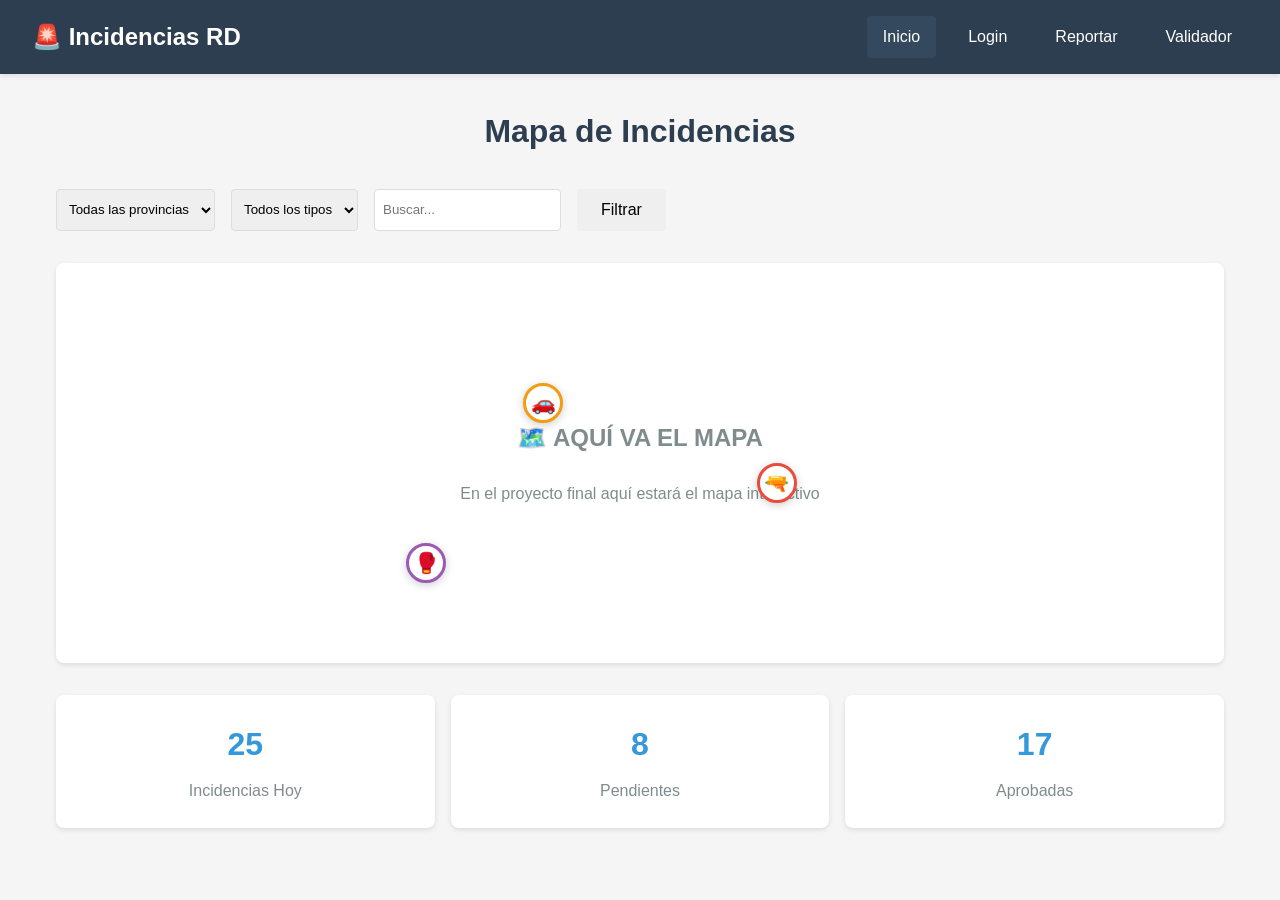
<file: tarea10/index.html>
<!DOCTYPE html>
<html lang="es">
<head>
    <meta charset="UTF-8">
    <meta name="viewport" content="width=device-width, initial-scale=1.0">
    <title>Sistema de Reporte de Incidencias RD</title>
    <link rel="stylesheet" href="styles.css">
</head>
<body>
    <!-- Navegación -->
    <nav class="navbar">
        <div class="nav-brand">🚨 Incidencias RD</div>
        <div class="nav-links">
            <a href="index.html" class="active">Inicio</a>
            <a href="login.html">Login</a>
            <a href="report.html">Reportar</a>
            <a href="validation.html">Validador</a>
        </div>
    </nav>

    <!-- Contenido Principal -->
    <main class="container">
        <h1>Mapa de Incidencias</h1>
        
        <!-- Filtros Simples -->
        <div class="filters">
            <select id="provincia-filter">
                <option value="">Todas las provincias</option>
                <option value="santo_domingo">Santo Domingo</option>
                <option value="santiago">Santiago</option>
            </select>
            
            <select id="tipo-filter">
                <option value="">Todos los tipos</option>
                <option value="accidente">Accidente</option>
                <option value="robo">Robo</option>
            </select>
            
            <input type="text" id="buscar" placeholder="Buscar...">
            <button onclick="aplicarFiltros()">Filtrar</button>
        </div>

        <!-- Área del Mapa (Simulado) -->
        <div class="mapa-container">
            <div class="mapa-placeholder">
                <h2>🗺️ AQUÍ VA EL MAPA</h2>
                <p>En el proyecto final aquí estará el mapa interactivo</p>
                
                <!-- Marcadores Simulados -->
                <div class="marcador accidente" onclick="mostrarDetalle(1)">🚗</div>
                <div class="marcador robo" onclick="mostrarDetalle(2)">🔫</div>
                <div class="marcador pelea" onclick="mostrarDetalle(3)">🥊</div>
            </div>
        </div>

        <!-- Estadísticas Simples -->
        <div class="estadisticas">
            <div class="stat-card">
                <h3>25</h3>
                <p>Incidencias Hoy</p>
            </div>
            <div class="stat-card">
                <h3>8</h3>
                <p>Pendientes</p>
            </div>
            <div class="stat-card">
                <h3>17</h3>
                <p>Aprobadas</p>
            </div>
        </div>
    </main>

    <!-- Modal Simple -->
    <div id="modal" class="modal">
        <div class="modal-content">
            <span class="close" onclick="cerrarModal()">&times;</span>
            <div id="modal-body"></div>
        </div>
    </div>

    <script src="script.js"></script>
</body>
</html>
</file>
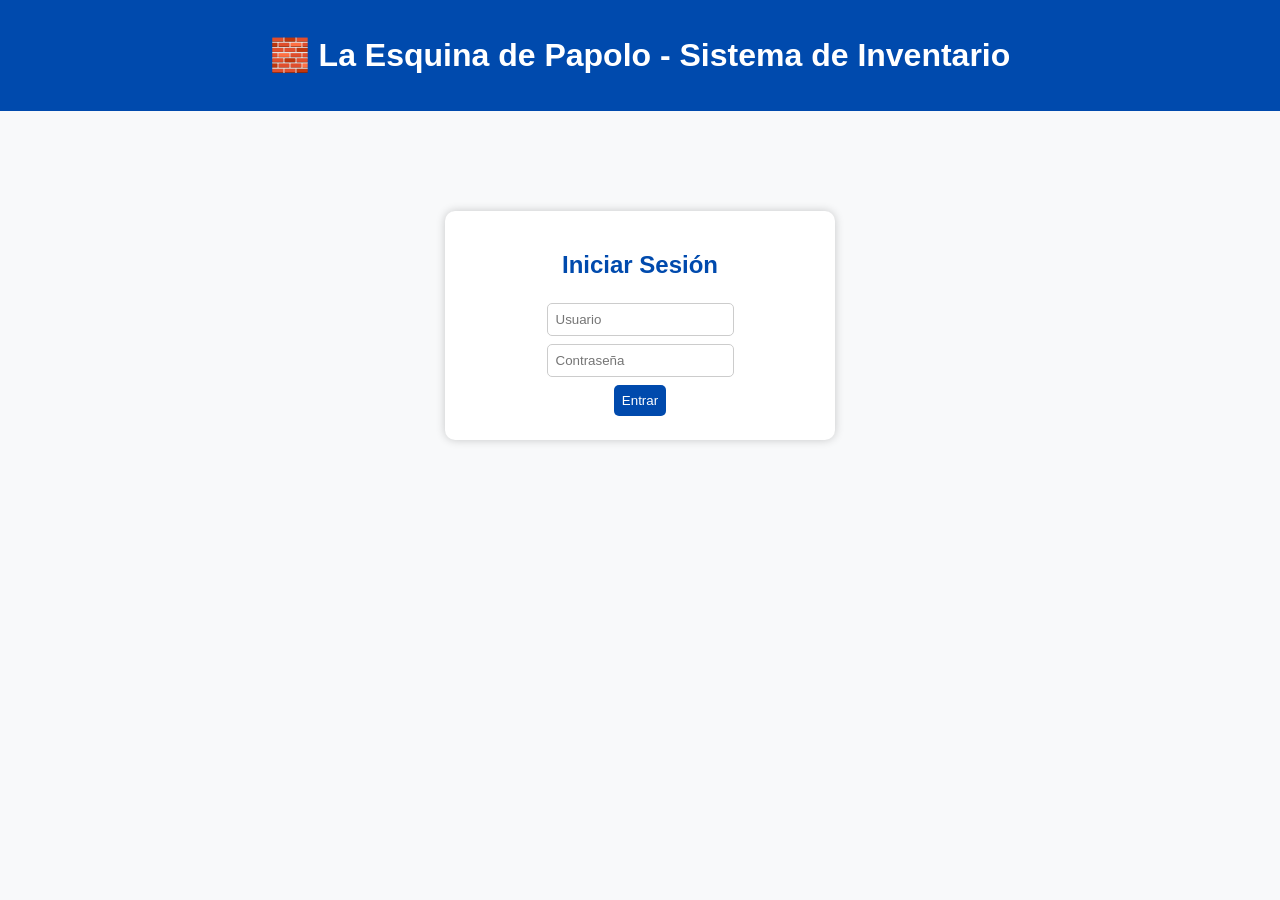
<file: ok.html>
<!DOCTYPE html>
<html lang="es">
<head>
  <meta charset="UTF-8">
  <meta name="viewport" content="width=device-width, initial-scale=1.0">
  <title>La Esquina de Papolo - Gestión de Ferretería</title>
  <style>
    body {
      font-family: 'Segoe UI', sans-serif;
      background-color: #f8f9fa;
      margin: 0;
      padding: 0;
    }
    header {
      background-color: #004aad;
      color: white;
      padding: 15px;
      text-align: center;
    }
    .container {
      max-width: 900px;
      margin: 30px auto;
      background: white;
      border-radius: 10px;
      padding: 20px;
      box-shadow: 0 0 10px rgba(0,0,0,0.1);
    }
    h2 { color: #004aad; }
    input, button {
      padding: 8px;
      margin: 4px;
      border: 1px solid #ccc;
      border-radius: 5px;
    }
    button {
      cursor: pointer;
      background-color: #004aad;
      color: white;
      border: none;
      transition: 0.3s;
    }
    button:hover { background-color: #007bff; }
    table {
      width: 100%;
      border-collapse: collapse;
      margin-top: 15px;
    }
    th, td {
      border: 1px solid #ccc;
      padding: 8px;
      text-align: center;
    }
    th { background-color: #004aad; color: white; }
    .login-box {
      max-width: 350px;
      margin: 100px auto;
      text-align: center;
      background: white;
      padding: 20px;
      border-radius: 10px;
      box-shadow: 0 0 10px rgba(0,0,0,0.2);
    }
    .total {
      margin-top: 10px;
      font-weight: bold;
      text-align: right;
      color: #333;
    }
  </style>
</head>
<body>
  <header>
    <h1>🧱 La Esquina de Papolo - Sistema de Inventario</h1>
  </header>

  <!-- Login -->
  <div id="login" class="login-box">
    <h2>Iniciar Sesión</h2>
    <input type="text" id="user" placeholder="Usuario"><br>
    <input type="password" id="pass" placeholder="Contraseña"><br>
    <button onclick="login()">Entrar</button>

  </div>

  <!-- Aplicación -->
  <div id="app" class="container" style="display:none;">
    <h2>Gestión de Inventario</h2>
    <p id="roleInfo"></p>
    <input type="text" id="search" placeholder="Buscar producto..." onkeyup="buscarProducto()">
    <div>
      <input type="text" id="nombre" placeholder="Nombre del producto">
      <input type="number" id="precio" placeholder="Precio (RD$)">
      <input type="number" id="cantidad" placeholder="Cantidad">
      <button onclick="agregarProducto()">Agregar producto</button>
    </div>

    <table>
      <thead>
        <tr>
          <th>Nombre</th>
          <th>Precio (RD$)</th>
          <th>Cantidad</th>
          <th>Fecha</th>
          <th>Total (RD$)</th>
          <th>Acciones</th>
        </tr>
      </thead>
      <tbody id="tablaProductos"></tbody>
    </table>

    <p class="total">Valor total del inventario: <span id="valorTotal">0</span> RD$</p>
  </div>

  <script>
    let productos = JSON.parse(localStorage.getItem('productos')) || [];

    let usuarioActual = null;

    function login() {
      const u = document.getElementById('user').value;
      const p = document.getElementById('pass').value;
      const validos = [
        { usuario: 'admin', pass: '1234', rol: 'Administrador' },
        { usuario: 'vendedor', pass: '1234', rol: 'Vendedor' }
      ];
      const encontrado = validos.find(v => v.usuario === u && v.pass === p);
      if (encontrado) {
        usuarioActual = encontrado;
        document.getElementById('login').style.display = 'none';
        document.getElementById('app').style.display = 'block';
        document.getElementById('roleInfo').textContent = 
          `Has iniciado sesión como: ${usuarioActual.rol}`;
        mostrarProductos();
      } else {
        alert("Credenciales incorrectas.");
      }
    }

    function agregarProducto() {
      const nombre = document.getElementById('nombre').value.trim();
      const precio = parseFloat(document.getElementById('precio').value);
      const cantidad = parseInt(document.getElementById('cantidad').value);

      if (!nombre || !precio || !cantidad) return alert("Completa todos los campos.");
      if (productos.some(p => p.nombre.toLowerCase() === nombre.toLowerCase())) 
        return alert("Ese producto ya existe.");

      const fecha = new Date().toLocaleDateString();
      const total = precio * cantidad;
      productos.push({ nombre, precio, cantidad, fecha, total });
      guardarYActualizar();
      limpiar();
    }

    function mostrarProductos(filtro = "") {
      const tabla = document.getElementById('tablaProductos');
      tabla.innerHTML = "";
      let valorTotal = 0;
      productos
        .filter(p => p.nombre.toLowerCase().includes(filtro.toLowerCase()))
        .forEach((p, i) => {
          valorTotal += p.total;
          tabla.innerHTML += `
            <tr>
              <td>${p.nombre}</td>
              <td>${p.precio.toFixed(2)}</td>
              <td>${p.cantidad}</td>
              <td>${p.fecha}</td>
              <td>${p.total.toFixed(2)}</td>
              <td>
                <button onclick="editar(${i})">✏️</button>
                <button onclick="eliminar(${i})">🗑️</button>
              </td>
            </tr>`;
        });
      document.getElementById('valorTotal').textContent = valorTotal.toFixed(2);
    }

    function editar(i) {
      if (usuarioActual.rol !== "Administrador") return alert("Solo el admin puede editar.");
      const p = productos[i];
      const nuevoPrecio = prompt("Nuevo precio:", p.precio);
      const nuevaCantidad = prompt("Nueva cantidad:", p.cantidad);
      if (nuevoPrecio && nuevaCantidad) {
        productos[i].precio = parseFloat(nuevoPrecio);
        productos[i].cantidad = parseInt(nuevaCantidad);
        productos[i].total = productos[i].precio * productos[i].cantidad;
        guardarYActualizar();
      }
    }

    function eliminar(i) {
      if (usuarioActual.rol !== "Administrador") return alert("Solo el admin puede eliminar.");
      if (confirm("¿Seguro que deseas eliminar este producto?")) {
        productos.splice(i, 1);
        guardarYActualizar();
      }
    }

    function buscarProducto() {
      const texto = document.getElementById('search').value;
      mostrarProductos(texto);
    }

    function guardarYActualizar() {
      localStorage.setItem('productos', JSON.stringify(productos));
      mostrarProductos();
    }

    function limpiar() {
      document.getElementById('nombre').value = "";
      document.getElementById('precio').value = "";
      document.getElementById('cantidad').value = "";
    }
  </script>
</body>
</html>
</file>
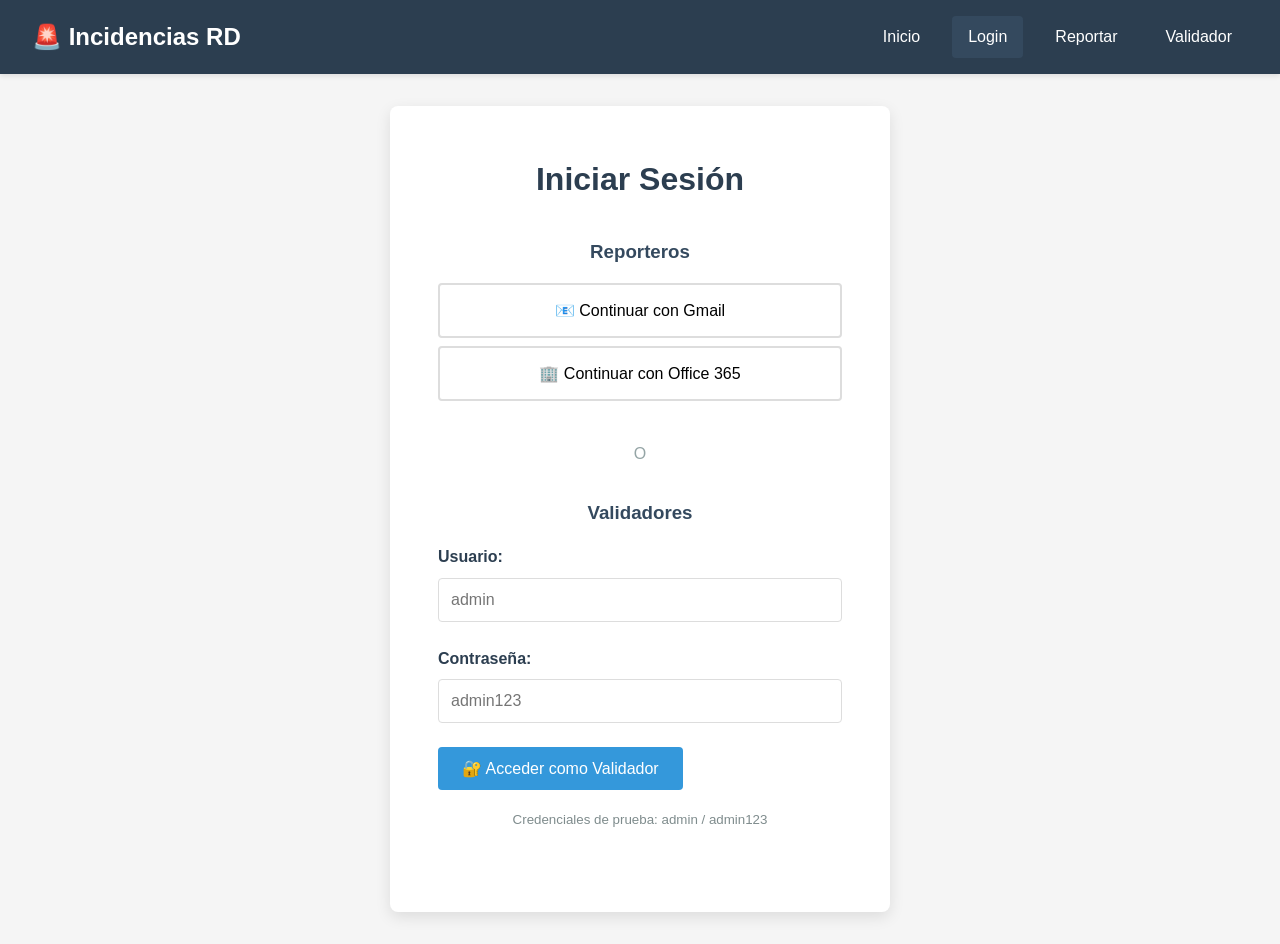
<file: tarea10/login.html>
<!DOCTYPE html>
<html lang="es">
<head>
    <meta charset="UTF-8">
    <meta name="viewport" content="width=device-width, initial-scale=1.0">
    <title>Login - Incidencias RD</title>
    <link rel="stylesheet" href="styles.css">
</head>
<body>
    <!-- Navegación -->
    <nav class="navbar">
        <div class="nav-brand">🚨 Incidencias RD</div>
        <div class="nav-links">
            <a href="index.html">Inicio</a>
            <a href="login.html" class="active">Login</a>
            <a href="report.html">Reportar</a>
            <a href="validation.html">Validador</a>
        </div>
    </nav>

    <!-- Contenido Principal -->
    <main class="container">
        <div class="login-container">
            <div class="login-box">
                <h1>Iniciar Sesión</h1>
                
                <!-- Login OAuth Simulado -->
                <div class="oauth-section">
                    <h3>Reporteros</h3>
                    <button class="btn-oauth" onclick="loginOAuth('gmail')">
                        📧 Continuar con Gmail
                    </button>
                    <button class="btn-oauth" onclick="loginOAuth('office')">
                        🏢 Continuar con Office 365
                    </button>
                </div>

                <div class="divider">O</div>

                <!-- Login Tradicional -->
                <div class="login-section">
                    <h3>Validadores</h3>
                    <form onsubmit="return loginValidador(event)">
                        <div class="form-group">
                            <label>Usuario:</label>
                            <input type="text" id="usuario" placeholder="admin" required>
                        </div>
                        
                        <div class="form-group">
                            <label>Contraseña:</label>
                            <input type="password" id="password" placeholder="admin123" required>
                        </div>
                        
                        <button type="submit" class="btn btn-primary">
                            🔐 Acceder como Validador
                        </button>
                    </form>
                    
                    <div class="help-text">
                        <small>Credenciales de prueba: admin / admin123</small>
                    </div>
                </div>

                <!-- Área de Mensajes -->
                <div id="mensaje" class="mensaje"></div>
            </div>
        </div>
    </main>

    <script src="script.js"></script>
</body>
</html>
</file>
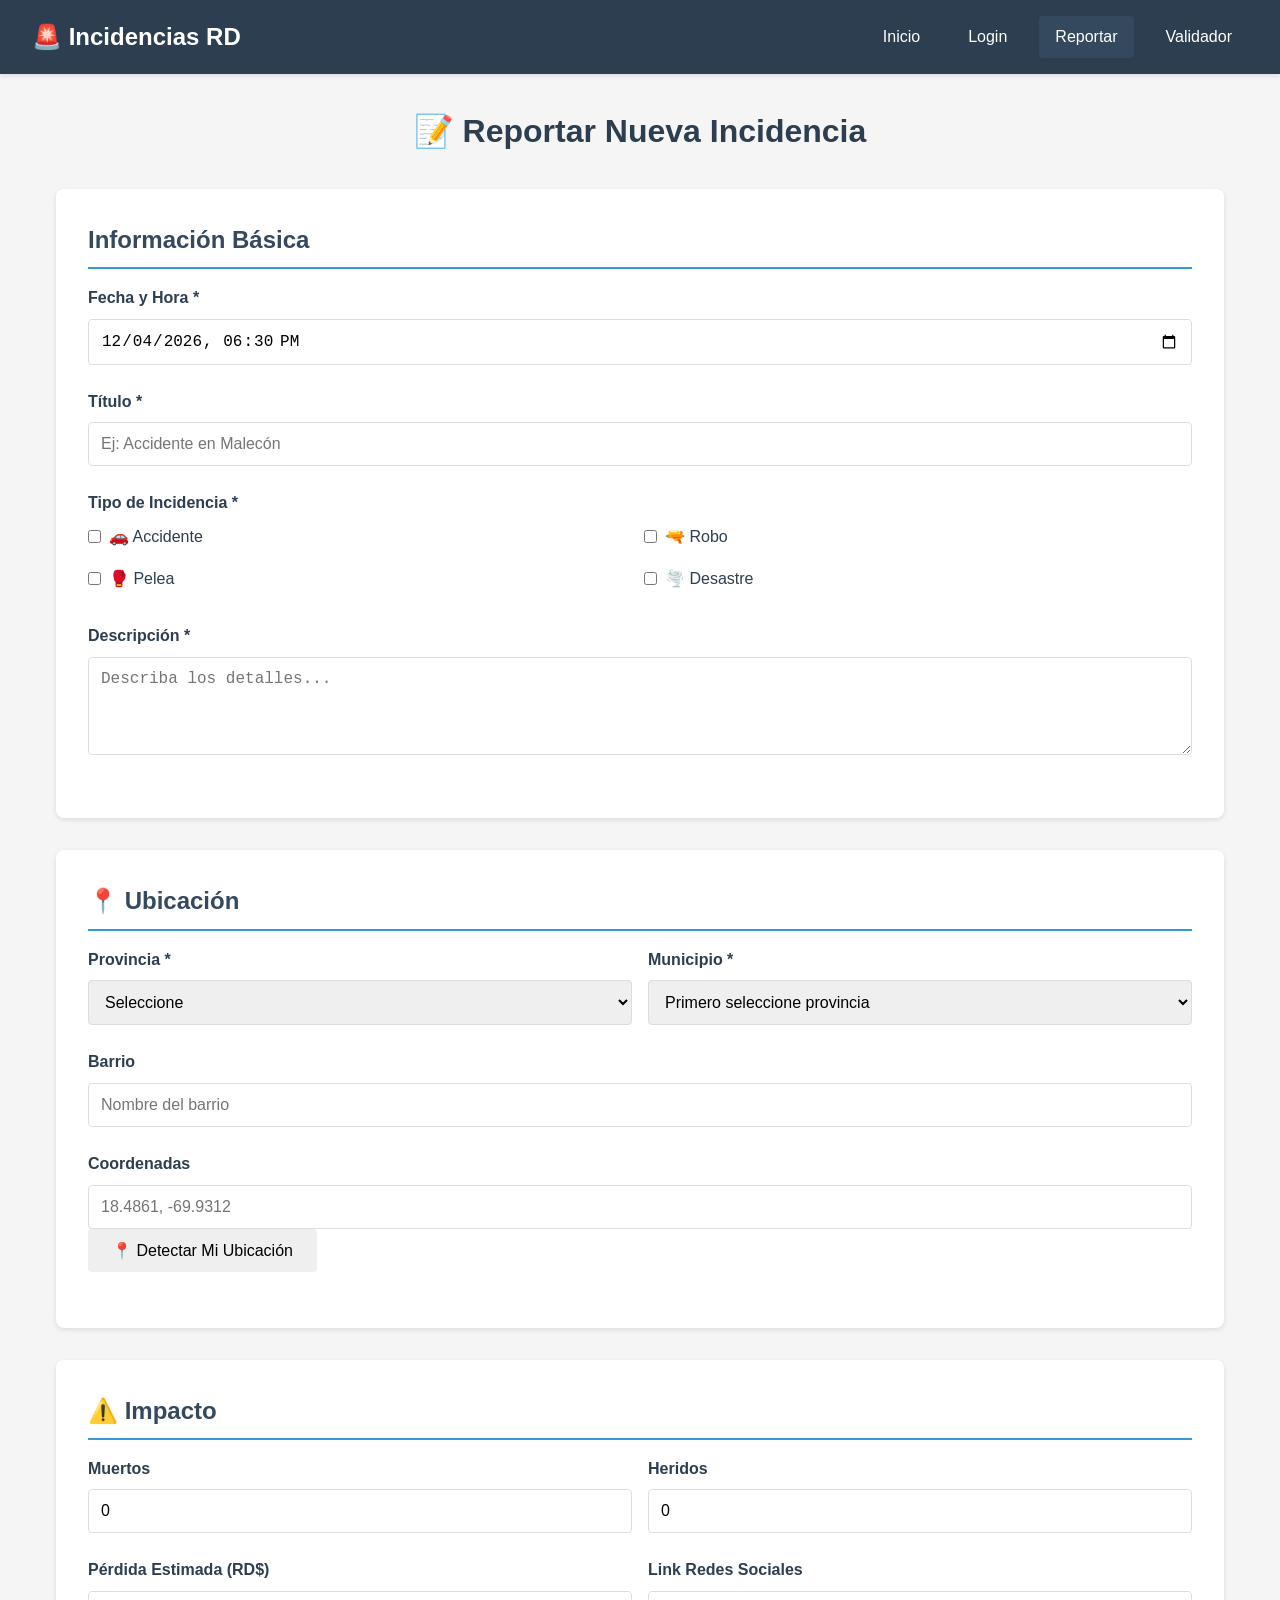
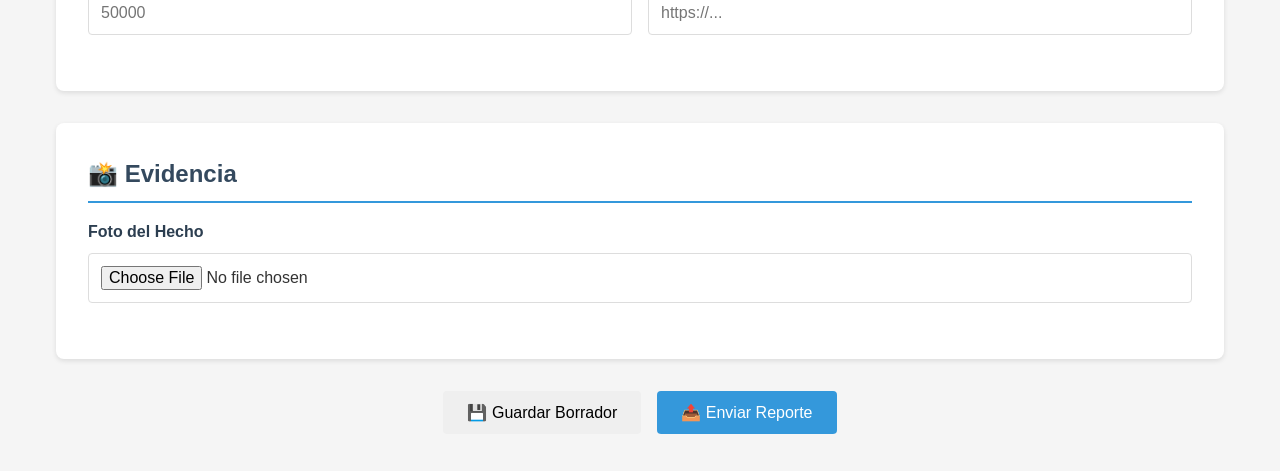
<file: tarea10/report.html>
<!DOCTYPE html>
<html lang="es">
<head>
    <meta charset="UTF-8">
    <meta name="viewport" content="width=device-width, initial-scale=1.0">
    <title>Reportar Incidencia - Incidencias RD</title>
    <link rel="stylesheet" href="styles.css">
</head>
<body>
    <!-- Navegación -->
    <nav class="navbar">
        <div class="nav-brand">🚨 Incidencias RD</div>
        <div class="nav-links">
            <a href="index.html">Inicio</a>
            <a href="login.html">Login</a>
            <a href="report.html" class="active">Reportar</a>
            <a href="validation.html">Validador</a>
        </div>
    </nav>

    <!-- Contenido Principal -->
    <main class="container">
        <h1>📝 Reportar Nueva Incidencia</h1>
        
        <form class="report-form" onsubmit="return enviarReporte(event)">
            <!-- Información Básica -->
            <div class="form-section">
                <h2>Información Básica</h2>
                
                <div class="form-group">
                    <label>Fecha y Hora *</label>
                    <input type="datetime-local" id="fecha" required>
                </div>
                
                <div class="form-group">
                    <label>Título *</label>
                    <input type="text" id="titulo" placeholder="Ej: Accidente en Malecón" required>
                </div>
                
                <div class="form-group">
                    <label>Tipo de Incidencia *</label>
                    <div class="checkbox-group">
                        <label><input type="checkbox" name="tipo" value="accidente"> 🚗 Accidente</label>
                        <label><input type="checkbox" name="tipo" value="robo"> 🔫 Robo</label>
                        <label><input type="checkbox" name="tipo" value="pelea"> 🥊 Pelea</label>
                        <label><input type="checkbox" name="tipo" value="desastre"> 🌪️ Desastre</label>
                    </div>
                </div>
                
                <div class="form-group">
                    <label>Descripción *</label>
                    <textarea id="descripcion" rows="4" placeholder="Describa los detalles..." required></textarea>
                </div>
            </div>

            <!-- Ubicación -->
            <div class="form-section">
                <h2>📍 Ubicación</h2>
                
                <div class="form-row">
                    <div class="form-group">
                        <label>Provincia *</label>
                        <select id="provincia" onchange="actualizarMunicipios()" required>
                            <option value="">Seleccione</option>
                            <option value="santo_domingo">Santo Domingo</option>
                            <option value="santiago">Santiago</option>
                            <option value="la_vega">La Vega</option>
                        </select>
                    </div>
                    
                    <div class="form-group">
                        <label>Municipio *</label>
                        <select id="municipio" required>
                            <option value="">Primero seleccione provincia</option>
                        </select>
                    </div>
                </div>
                
                <div class="form-group">
                    <label>Barrio</label>
                    <input type="text" id="barrio" placeholder="Nombre del barrio">
                </div>
                
                <div class="form-group">
                    <label>Coordenadas</label>
                    <input type="text" id="coordenadas" placeholder="18.4861, -69.9312">
                    <button type="button" onclick="detectarUbicacion()">📍 Detectar Mi Ubicación</button>
                </div>
            </div>

            <!-- Impacto -->
            <div class="form-section">
                <h2>⚠️ Impacto</h2>
                
                <div class="form-row">
                    <div class="form-group">
                        <label>Muertos</label>
                        <input type="number" id="muertos" min="0" value="0">
                    </div>
                    
                    <div class="form-group">
                        <label>Heridos</label>
                        <input type="number" id="heridos" min="0" value="0">
                    </div>
                </div>
                
                <div class="form-row">
                    <div class="form-group">
                        <label>Pérdida Estimada (RD$)</label>
                        <input type="number" id="perdida" min="0" placeholder="50000">
                    </div>
                    
                    <div class="form-group">
                        <label>Link Redes Sociales</label>
                        <input type="url" id="redes" placeholder="https://...">
                    </div>
                </div>
            </div>

            <!-- Evidencia -->
            <div class="form-section">
                <h2>📸 Evidencia</h2>
                
                <div class="form-group">
                    <label>Foto del Hecho</label>
                    <input type="file" id="foto" accept="image/*">
                </div>
            </div>

            <!-- Botones -->
            <div class="form-actions">
                <button type="button" onclick="guardarBorrador()">💾 Guardar Borrador</button>
                <button type="submit" class="btn-primary">📤 Enviar Reporte</button>
            </div>
        </form>

        <!-- Área de Mensajes -->
        <div id="mensaje" class="mensaje"></div>
    </main>

    <script src="script.js"></script>
</body>
</html>
</file>
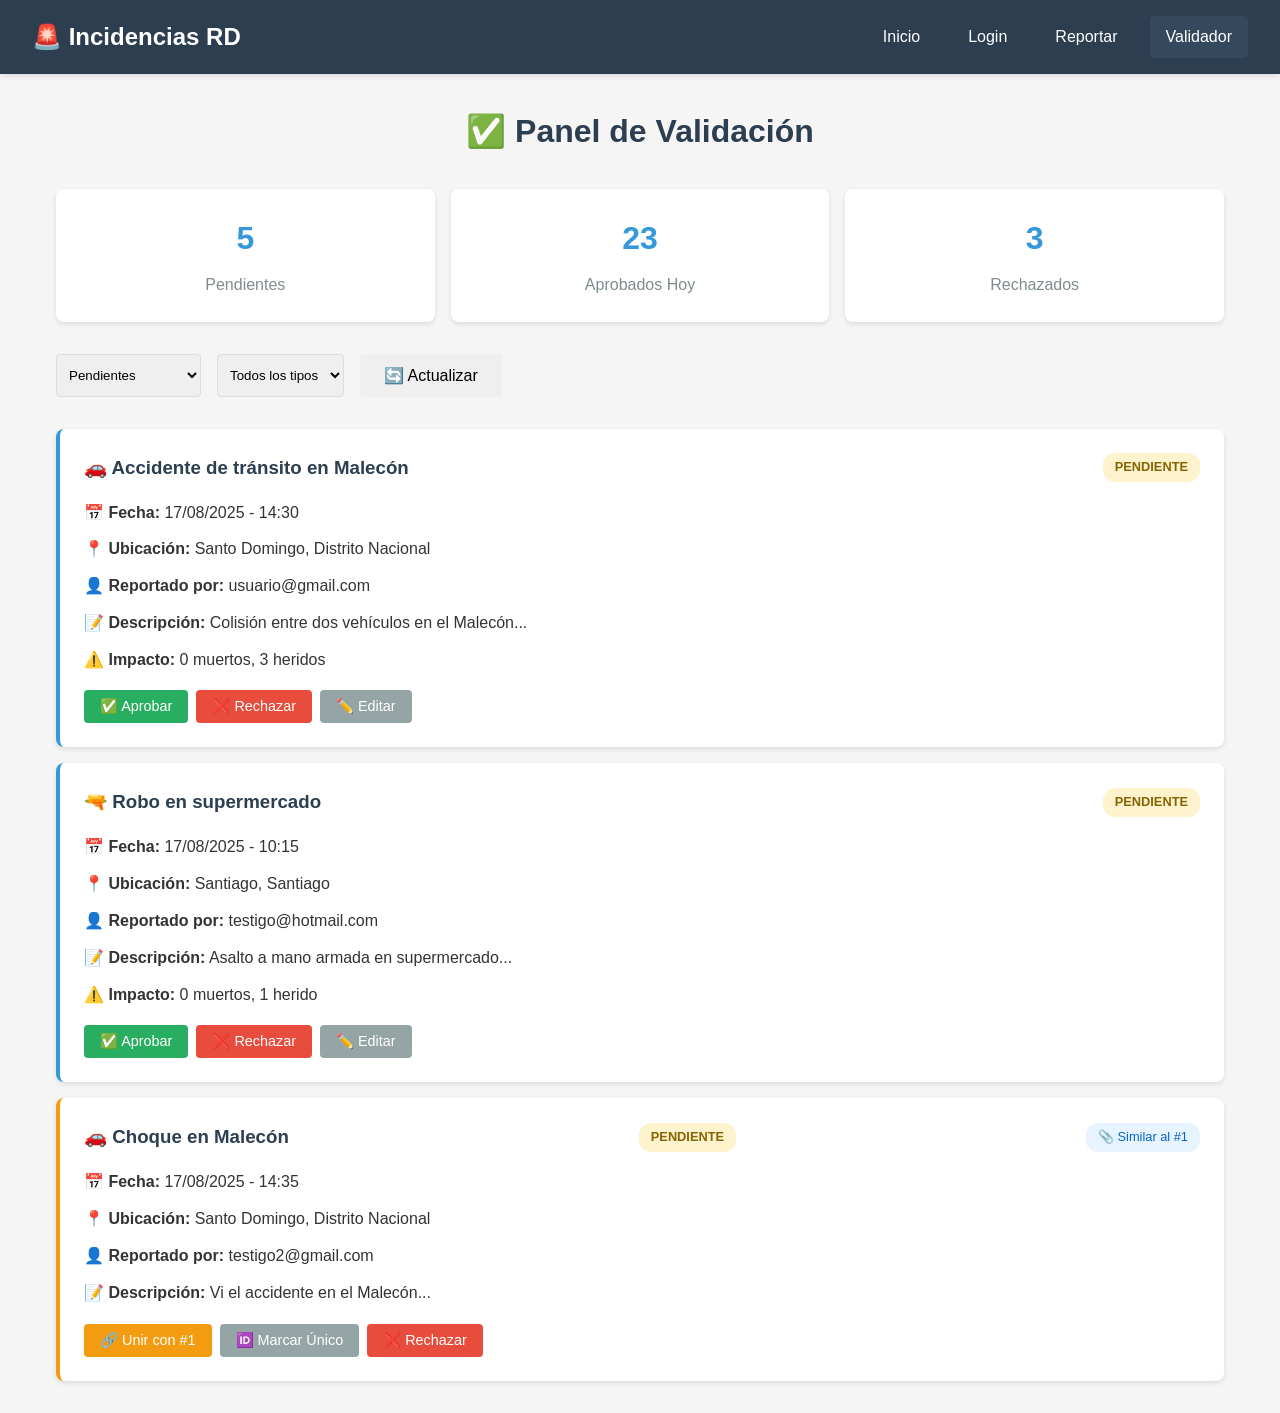
<file: tarea10/validation.html>
<!DOCTYPE html>
<html lang="es">
<head>
    <meta charset="UTF-8">
    <meta name="viewport" content="width=device-width, initial-scale=1.0">
    <title>Panel de Validación - Incidencias RD</title>
    <link rel="stylesheet" href="styles.css">
</head>
<body>
    <!-- Navegación -->
    <nav class="navbar">
        <div class="nav-brand">🚨 Incidencias RD</div>
        <div class="nav-links">
            <a href="index.html">Inicio</a>
            <a href="login.html">Login</a>
            <a href="report.html">Reportar</a>
            <a href="validation.html" class="active">Validador</a>
        </div>
    </nav>

    <!-- Contenido Principal -->
    <main class="container">
        <h1>✅ Panel de Validación</h1>
        
        <!-- Estadísticas -->
        <div class="validation-stats">
            <div class="stat-card">
                <h3>5</h3>
                <p>Pendientes</p>
            </div>
            <div class="stat-card">
                <h3>23</h3>
                <p>Aprobados Hoy</p>
            </div>
            <div class="stat-card">
                <h3>3</h3>
                <p>Rechazados</p>
            </div>
        </div>

        <!-- Filtros -->
        <div class="validation-filters">
            <select id="estado-filter">
                <option value="">Todos los estados</option>
                <option value="pendiente" selected>Pendientes</option>
                <option value="aprobado">Aprobados</option>
                <option value="rechazado">Rechazados</option>
            </select>
            
            <select id="tipo-filter">
                <option value="">Todos los tipos</option>
                <option value="accidente">Accidentes</option>
                <option value="robo">Robos</option>
            </select>
            
            <button onclick="actualizarReportes()">🔄 Actualizar</button>
        </div>

        <!-- Lista de Reportes -->
        <div class="reportes-lista">
            <!-- Reporte 1 -->
            <div class="reporte-card" data-id="1">
                <div class="reporte-header">
                    <h3>🚗 Accidente de tránsito en Malecón</h3>
                    <span class="estado-badge pendiente">PENDIENTE</span>
                </div>
                
                <div class="reporte-info">
                    <p><strong>📅 Fecha:</strong> 17/08/2025 - 14:30</p>
                    <p><strong>📍 Ubicación:</strong> Santo Domingo, Distrito Nacional</p>
                    <p><strong>👤 Reportado por:</strong> usuario@gmail.com</p>
                    <p><strong>📝 Descripción:</strong> Colisión entre dos vehículos en el Malecón...</p>
                    <p><strong>⚠️ Impacto:</strong> 0 muertos, 3 heridos</p>
                </div>
                
                <div class="reporte-acciones">
                    <button class="btn btn-success" onclick="aprobarReporte(1)">✅ Aprobar</button>
                    <button class="btn btn-danger" onclick="rechazarReporte(1)">❌ Rechazar</button>
                    <button class="btn btn-secondary" onclick="editarReporte(1)">✏️ Editar</button>
                </div>
            </div>

            <!-- Reporte 2 -->
            <div class="reporte-card" data-id="2">
                <div class="reporte-header">
                    <h3>🔫 Robo en supermercado</h3>
                    <span class="estado-badge pendiente">PENDIENTE</span>
                </div>
                
                <div class="reporte-info">
                    <p><strong>📅 Fecha:</strong> 17/08/2025 - 10:15</p>
                    <p><strong>📍 Ubicación:</strong> Santiago, Santiago</p>
                    <p><strong>👤 Reportado por:</strong> testigo@hotmail.com</p>
                    <p><strong>📝 Descripción:</strong> Asalto a mano armada en supermercado...</p>
                    <p><strong>⚠️ Impacto:</strong> 0 muertos, 1 herido</p>
                </div>
                
                <div class="reporte-acciones">
                    <button class="btn btn-success" onclick="aprobarReporte(2)">✅ Aprobar</button>
                    <button class="btn btn-danger" onclick="rechazarReporte(2)">❌ Rechazar</button>
                    <button class="btn btn-secondary" onclick="editarReporte(2)">✏️ Editar</button>
                </div>
            </div>

            <!-- Reporte Similar -->
            <div class="reporte-card similar" data-id="3">
                <div class="reporte-header">
                    <h3>🚗 Choque en Malecón</h3>
                    <span class="estado-badge pendiente">PENDIENTE</span>
                    <span class="similar-badge">📎 Similar al #1</span>
                </div>
                
                <div class="reporte-info">
                    <p><strong>📅 Fecha:</strong> 17/08/2025 - 14:35</p>
                    <p><strong>📍 Ubicación:</strong> Santo Domingo, Distrito Nacional</p>
                    <p><strong>👤 Reportado por:</strong> testigo2@gmail.com</p>
                    <p><strong>📝 Descripción:</strong> Vi el accidente en el Malecón...</p>
                </div>
                
                <div class="reporte-acciones">
                    <button class="btn btn-warning" onclick="unirReportes(1,3)">🔗 Unir con #1</button>
                    <button class="btn btn-secondary" onclick="marcarUnico(3)">🆔 Marcar Único</button>
                    <button class="btn btn-danger" onclick="rechazarReporte(3)">❌ Rechazar</button>
                </div>
            </div>
        </div>

        <!-- Área de Mensajes -->
        <div id="mensaje" class="mensaje"></div>
    </main>

    <script src="script.js"></script>
</body>
</html>
</file>
<file: tarea10/styles.css>
/* Reset básico */
* {
    margin: 0;
    padding: 0;
    box-sizing: border-box;
}

body {
    font-family: Arial, sans-serif;
    background-color: #f5f5f5;
    line-height: 1.6;
    color: #333;
}

/* Navegación */
.navbar {
    background: #2c3e50;
    color: white;
    padding: 1rem 2rem;
    display: flex;
    justify-content: space-between;
    align-items: center;
    box-shadow: 0 2px 5px rgba(0,0,0,0.1);
}

.nav-brand {
    font-size: 1.5rem;
    font-weight: bold;
}

.nav-links {
    display: flex;
    gap: 1rem;
}

.nav-links a {
    color: white;
    text-decoration: none;
    padding: 0.5rem 1rem;
    border-radius: 4px;
    transition: background 0.3s;
}

.nav-links a:hover,
.nav-links a.active {
    background: #34495e;
}

/* Contenedor principal */
.container {
    max-width: 1200px;
    margin: 2rem auto;
    padding: 0 1rem;
}

h1 {
    color: #2c3e50;
    margin-bottom: 2rem;
    text-align: center;
}

h2 {
    color: #34495e;
    margin-bottom: 1rem;
    border-bottom: 2px solid #3498db;
    padding-bottom: 0.5rem;
}

/* Botones */
.btn, button {
    padding: 0.75rem 1.5rem;
    border: none;
    border-radius: 4px;
    cursor: pointer;
    font-size: 1rem;
    transition: all 0.3s;
    text-decoration: none;
    display: inline-block;
}

.btn-primary, button[type="submit"] {
    background: #3498db;
    color: white;
}

.btn-primary:hover, button[type="submit"]:hover {
    background: #2980b9;
}

.btn-success {
    background: #27ae60;
    color: white;
}

.btn-success:hover {
    background: #229954;
}

.btn-danger {
    background: #e74c3c;
    color: white;
}

.btn-danger:hover {
    background: #c0392b;
}

.btn-warning {
    background: #f39c12;
    color: white;
}

.btn-warning:hover {
    background: #d68910;
}

.btn-secondary {
    background: #95a5a6;
    color: white;
}

.btn-secondary:hover {
    background: #7f8c8d;
}

/* Formularios */
.form-group {
    margin-bottom: 1.5rem;
}

.form-group label {
    display: block;
    margin-bottom: 0.5rem;
    font-weight: bold;
    color: #2c3e50;
}

.form-group input,
.form-group select,
.form-group textarea {
    width: 100%;
    padding: 0.75rem;
    border: 1px solid #ddd;
    border-radius: 4px;
    font-size: 1rem;
}

.form-group input:focus,
.form-group select:focus,
.form-group textarea:focus {
    outline: none;
    border-color: #3498db;
    box-shadow: 0 0 5px rgba(52, 152, 219, 0.3);
}

.form-row {
    display: grid;
    grid-template-columns: 1fr 1fr;
    gap: 1rem;
}

.form-section {
    background: white;
    padding: 2rem;
    margin-bottom: 2rem;
    border-radius: 8px;
    box-shadow: 0 2px 5px rgba(0,0,0,0.1);
}

.form-actions {
    display: flex;
    gap: 1rem;
    justify-content: center;
    margin-top: 2rem;
}

/* Checkbox group */
.checkbox-group {
    display: grid;
    grid-template-columns: repeat(2, 1fr);
    gap: 0.5rem;
}

.checkbox-group label {
    display: flex;
    align-items: center;
    gap: 0.5rem;
    font-weight: normal;
}

.checkbox-group input[type="checkbox"] {
    width: auto;
}

/* Login */
.login-container {
    display: flex;
    justify-content: center;
    align-items: center;
    min-height: 70vh;
}

.login-box {
    background: white;
    padding: 3rem;
    border-radius: 8px;
    box-shadow: 0 5px 15px rgba(0,0,0,0.1);
    width: 100%;
    max-width: 500px;
}

.login-box h1 {
    text-align: center;
    margin-bottom: 2rem;
    color: #2c3e50;
}

.oauth-section,
.login-section {
    margin: 2rem 0;
}

.oauth-section h3,
.login-section h3 {
    color: #34495e;
    margin-bottom: 1rem;
    text-align: center;
    border: none;
    padding: 0;
}

.btn-oauth {
    width: 100%;
    padding: 1rem;
    margin-bottom: 0.5rem;
    background: white;
    border: 2px solid #ddd;
    border-radius: 4px;
    cursor: pointer;
    transition: all 0.3s;
}

.btn-oauth:hover {
    border-color: #3498db;
    background: #f8f9fa;
}

.divider {
    text-align: center;
    margin: 2rem auto;
    position: relative;
    color: #95a5a6;
    background: white;
    padding: 0 1rem;
    width: fit-content;
}

.divider::before {
    content: '';
    position: absolute;
    top: 50%;
    left: -100px;
    right: -100px;
    height: 1px;
    background: #ddd;
    z-index: -1;
}

.help-text {
    text-align: center;
    margin-top: 1rem;
    color: #7f8c8d;
}

/* Mapa */
.filters {
    display: flex;
    gap: 1rem;
    margin-bottom: 2rem;
    flex-wrap: wrap;
}

.filters select,
.filters input {
    padding: 0.5rem;
    border: 1px solid #ddd;
    border-radius: 4px;
}

.mapa-container {
    background: white;
    border-radius: 8px;
    box-shadow: 0 2px 5px rgba(0,0,0,0.1);
    margin-bottom: 2rem;
    height: 400px;
    position: relative;
}

.mapa-placeholder {
    height: 100%;
    display: flex;
    flex-direction: column;
    align-items: center;
    justify-content: center;
    text-align: center;
    color: #7f8c8d;
    position: relative;
}

.mapa-placeholder h2 {
    margin-bottom: 1rem;
    border: none;
    color: #7f8c8d;
}

/* Marcadores simulados */
.marcador {
    position: absolute;
    width: 40px;
    height: 40px;
    background: white;
    border-radius: 50%;
    display: flex;
    align-items: center;
    justify-content: center;
    font-size: 20px;
    cursor: pointer;
    box-shadow: 0 2px 8px rgba(0,0,0,0.2);
    border: 3px solid;
    transition: transform 0.3s;
}

.marcador:hover {
    transform: scale(1.2);
}

.marcador.accidente {
    border-color: #f39c12;
    top: 30%;
    left: 40%;
}

.marcador.robo {
    border-color: #e74c3c;
    top: 50%;
    left: 60%;
}

.marcador.pelea {
    border-color: #9b59b6;
    top: 70%;
    left: 30%;
}

/* Estadísticas */
.estadisticas,
.validation-stats {
    display: grid;
    grid-template-columns: repeat(auto-fit, minmax(150px, 1fr));
    gap: 1rem;
    margin-bottom: 2rem;
}

.stat-card {
    background: white;
    padding: 1.5rem;
    border-radius: 8px;
    text-align: center;
    box-shadow: 0 2px 5px rgba(0,0,0,0.1);
}

.stat-card h3 {
    font-size: 2rem;
    color: #3498db;
    margin-bottom: 0.5rem;
}

.stat-card p {
    color: #7f8c8d;
    margin: 0;
}

/* Panel de Validación */
.validation-filters {
    display: flex;
    gap: 1rem;
    margin-bottom: 2rem;
    flex-wrap: wrap;
}

.validation-filters select {
    padding: 0.5rem;
    border: 1px solid #ddd;
    border-radius: 4px;
}

.reportes-lista {
    display: flex;
    flex-direction: column;
    gap: 1rem;
}

.reporte-card {
    background: white;
    border-radius: 8px;
    padding: 1.5rem;
    box-shadow: 0 2px 5px rgba(0,0,0,0.1);
    border-left: 4px solid #3498db;
}

.reporte-card.similar {
    border-left-color: #f39c12;
}

.reporte-header {
    display: flex;
    justify-content: space-between;
    align-items: center;
    margin-bottom: 1rem;
    flex-wrap: wrap;
    gap: 0.5rem;
}

.reporte-header h3 {
    margin: 0;
    color: #2c3e50;
}

.estado-badge {
    padding: 0.25rem 0.75rem;
    border-radius: 12px;
    font-size: 0.8rem;
    font-weight: bold;
}

.estado-badge.pendiente {
    background: #fff3cd;
    color: #856404;
}

.estado-badge.aprobado {
    background: #d4edda;
    color: #155724;
}

.estado-badge.rechazado {
    background: #f8d7da;
    color: #721c24;
}

.similar-badge {
    background: #e7f3ff;
    color: #0066cc;
    padding: 0.25rem 0.75rem;
    border-radius: 12px;
    font-size: 0.8rem;
}

.reporte-info {
    margin-bottom: 1rem;
    line-height: 1.8;
}

.reporte-info p {
    margin-bottom: 0.5rem;
}

.reporte-acciones {
    display: flex;
    gap: 0.5rem;
    flex-wrap: wrap;
}

.reporte-acciones button {
    padding: 0.5rem 1rem;
    font-size: 0.9rem;
}

/* Modal */
.modal {
    display: none;
    position: fixed;
    top: 0;
    left: 0;
    width: 100%;
    height: 100%;
    background: rgba(0,0,0,0.5);
    z-index: 1000;
    justify-content: center;
    align-items: center;
}

.modal.show {
    display: flex;
}

.modal-content {
    background: white;
    border-radius: 8px;
    padding: 2rem;
    max-width: 500px;
    width: 90%;
    max-height: 80vh;
    overflow-y: auto;
    position: relative;
}

.close {
    position: absolute;
    top: 1rem;
    right: 1rem;
    font-size: 24px;
    cursor: pointer;
    color: #999;
}

.close:hover {
    color: #333;
}

/* Mensajes */
.mensaje {
    margin-top: 1rem;
    padding: 1rem;
    border-radius: 4px;
    text-align: center;
    display: none;
}

.mensaje.success {
    background: #d4edda;
    color: #155724;
    border: 1px solid #c3e6cb;
}

.mensaje.error {
    background: #f8d7da;
    color: #721c24;
    border: 1px solid #f5c6cb;
}

.mensaje.info {
    background: #d1ecf1;
    color: #0c5460;
    border: 1px solid #bee5eb;
}

.mensaje.show {
    display: block;
}

/* Responsive */
@media (max-width: 768px) {
    .navbar {
        flex-direction: column;
        gap: 1rem;
    }

    .nav-links {
        flex-wrap: wrap;
        justify-content: center;
    }

    .container {
        padding: 0 0.5rem;
    }

    .form-row {
        grid-template-columns: 1fr;
    }

    .filters,
    .validation-filters,
    .reporte-acciones {
        flex-direction: column;
    }

    .filters select,
    .filters input,
    .validation-filters select {
        width: 100%;
    }

    .estadisticas,
    .validation-stats {
        grid-template-columns: 1fr 1fr;
    }

    .checkbox-group {
        grid-template-columns: 1fr;
    }

    .reporte-header {
        flex-direction: column;
        align-items: flex-start;
    }

    .form-actions {
        flex-direction: column;
    }

    .modal-content {
        width: 95%;
        padding: 1rem;
    }

    .login-box {
        padding: 2rem;
    }
}

@media (max-width: 480px) {
    .estadisticas,
    .validation-stats {
        grid-template-columns: 1fr;
    }

    .nav-links {
        flex-direction: column;
        width: 100%;
    }

    .nav-links a {
        text-align: center;
    }

    .marcador {
        width: 35px;
        height: 35px;
        font-size: 16px;
    }

    .form-section {
        padding: 1rem;
    }

    .login-box {
        padding: 1.5rem;
    }
}
/* Utilidades adicionales */
.text-center { text-align: center; }
.hidden { display: none; }
.visible { display: block; }

/* Efectos de carga */
.loading {
    opacity: 0.6;
    pointer-events: none;
}

/* Animaciones simples */
@keyframes fadeIn {
    from { opacity: 0; }
    to { opacity: 1; }
}

.fade-in {
    animation: fadeIn 0.3s ease;
}
</file>
